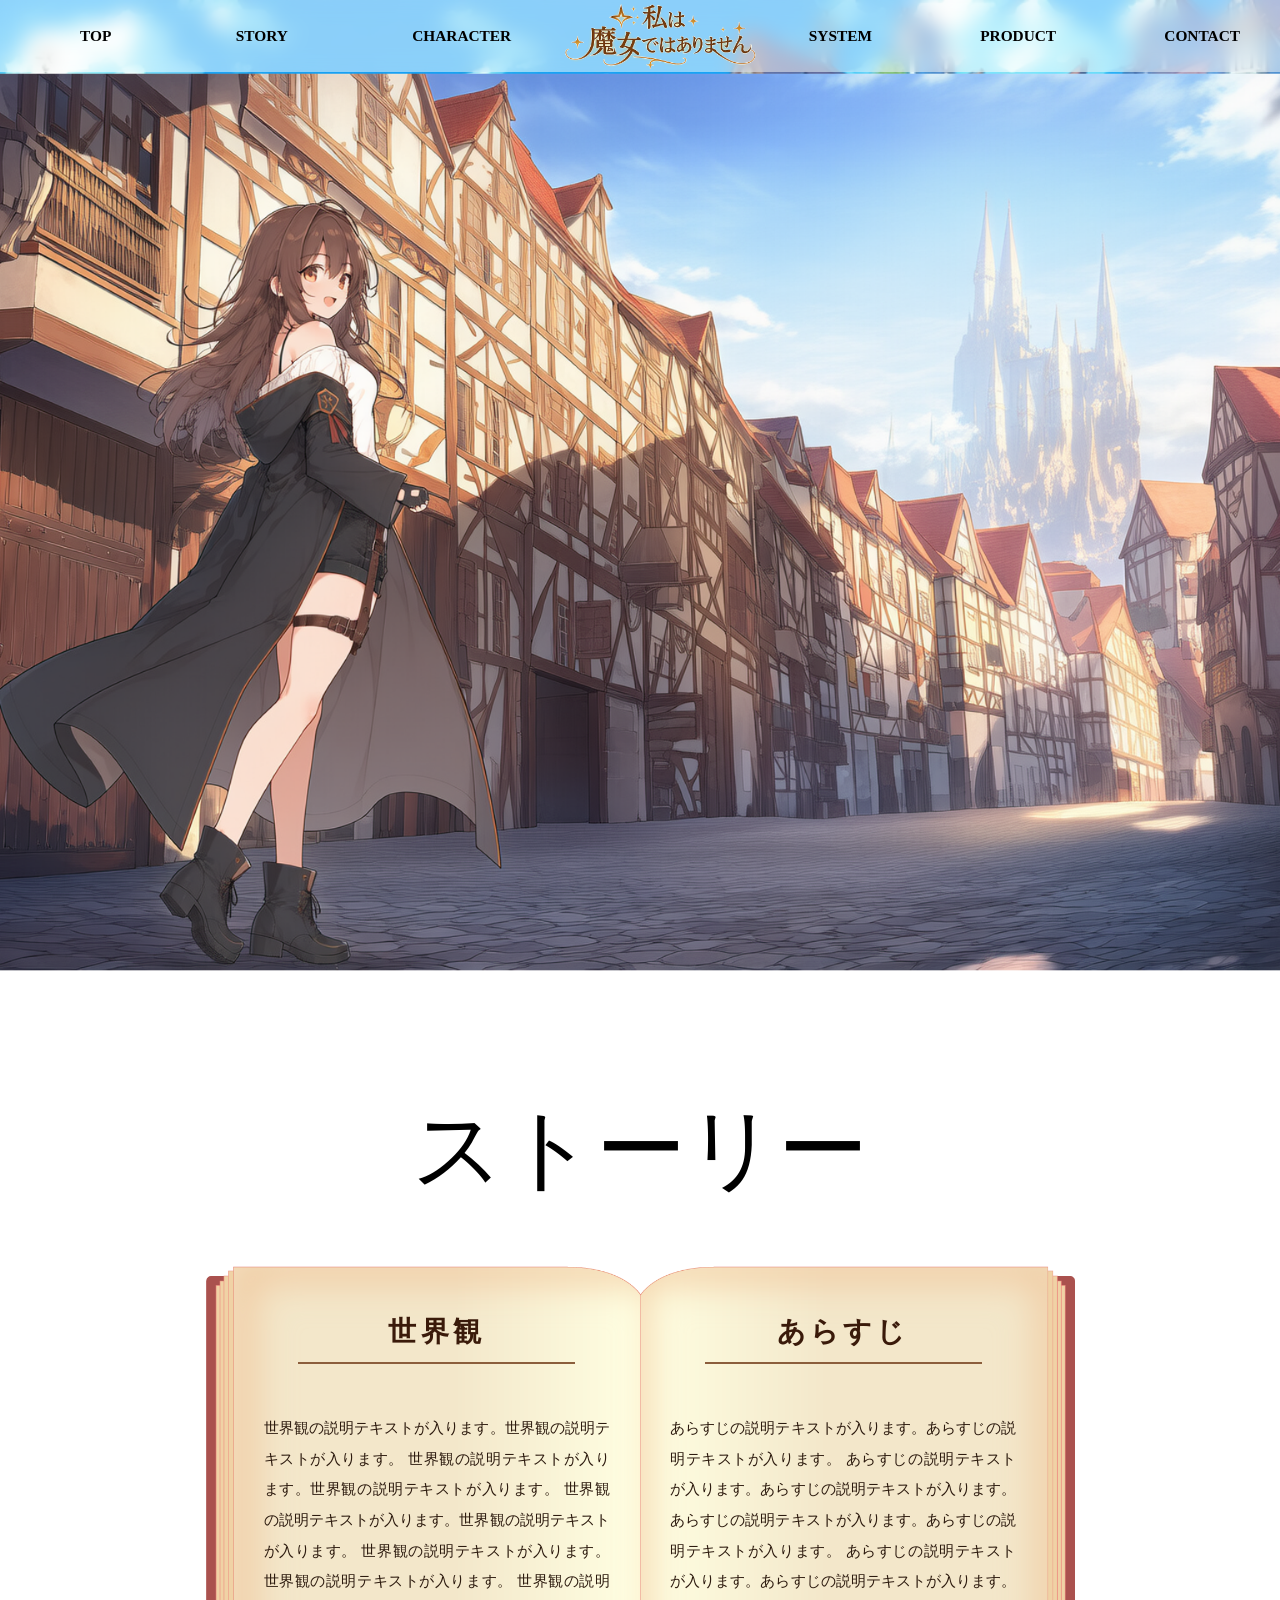
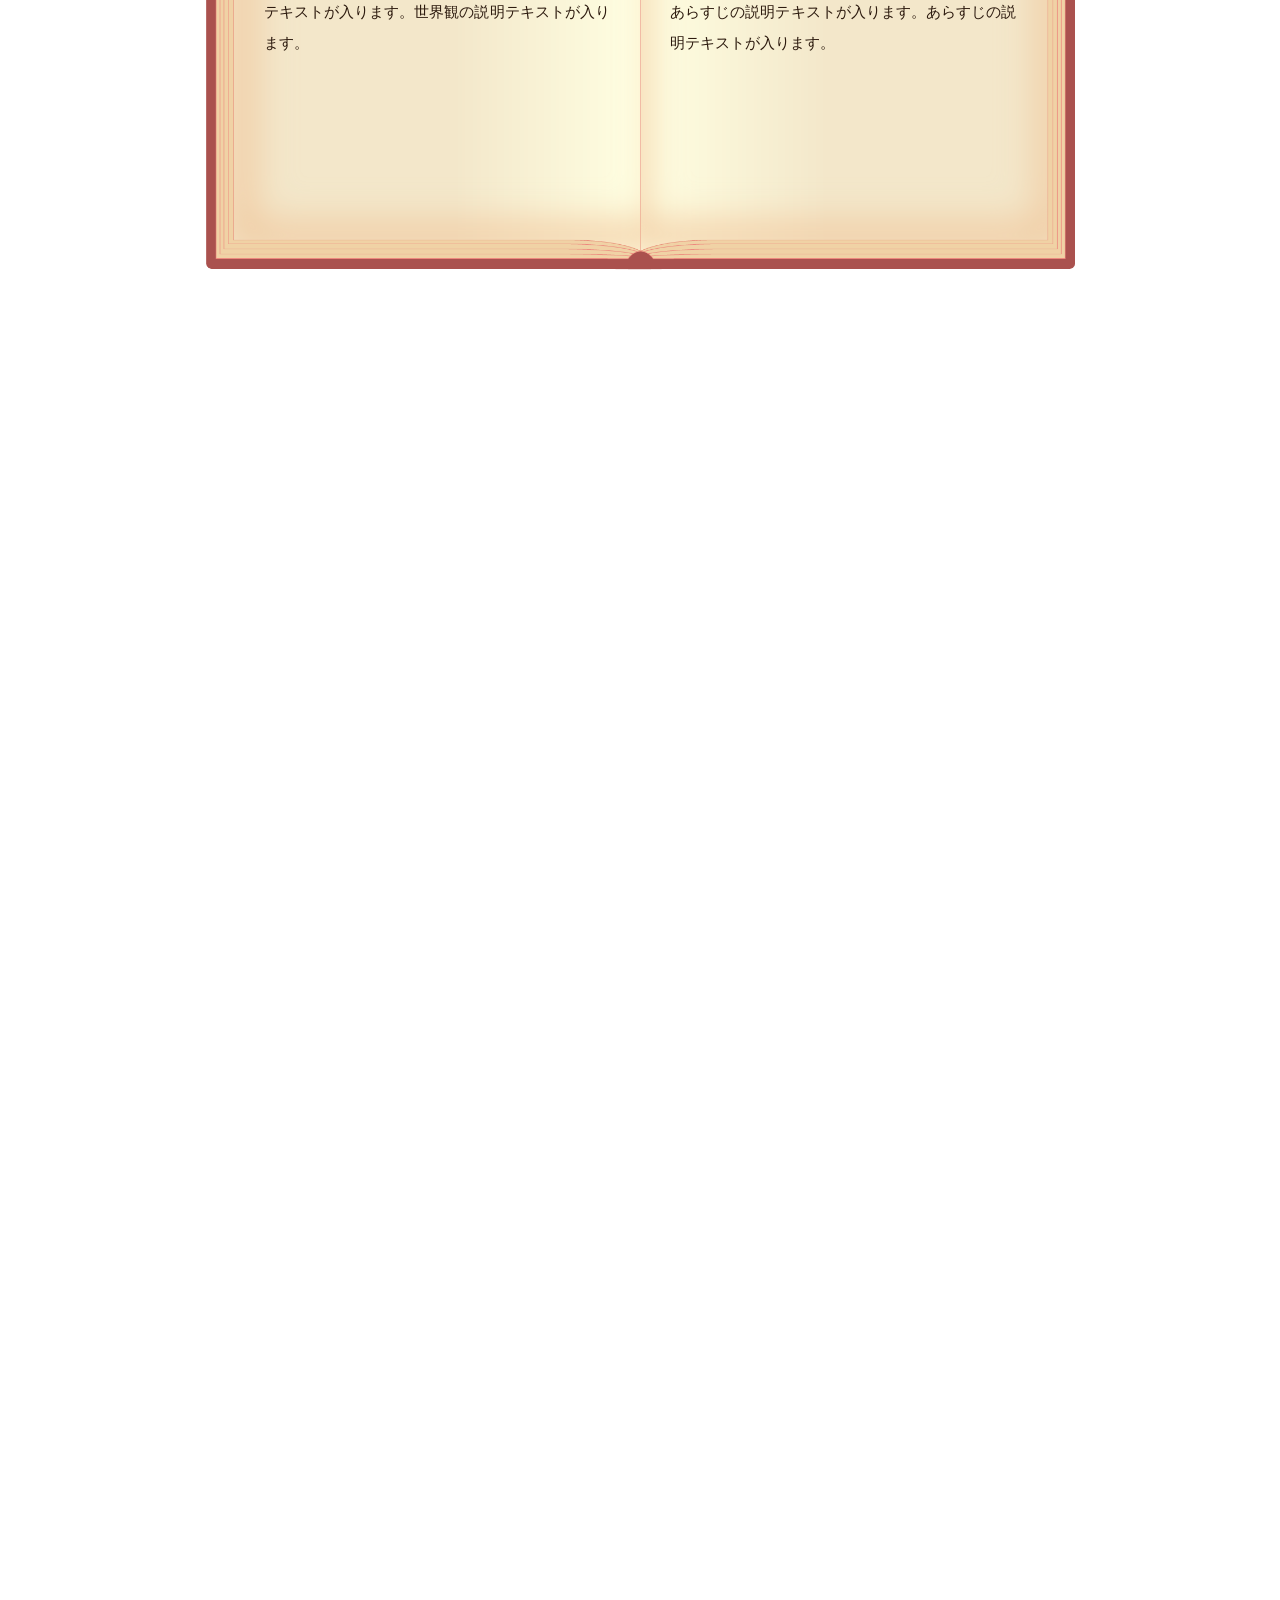
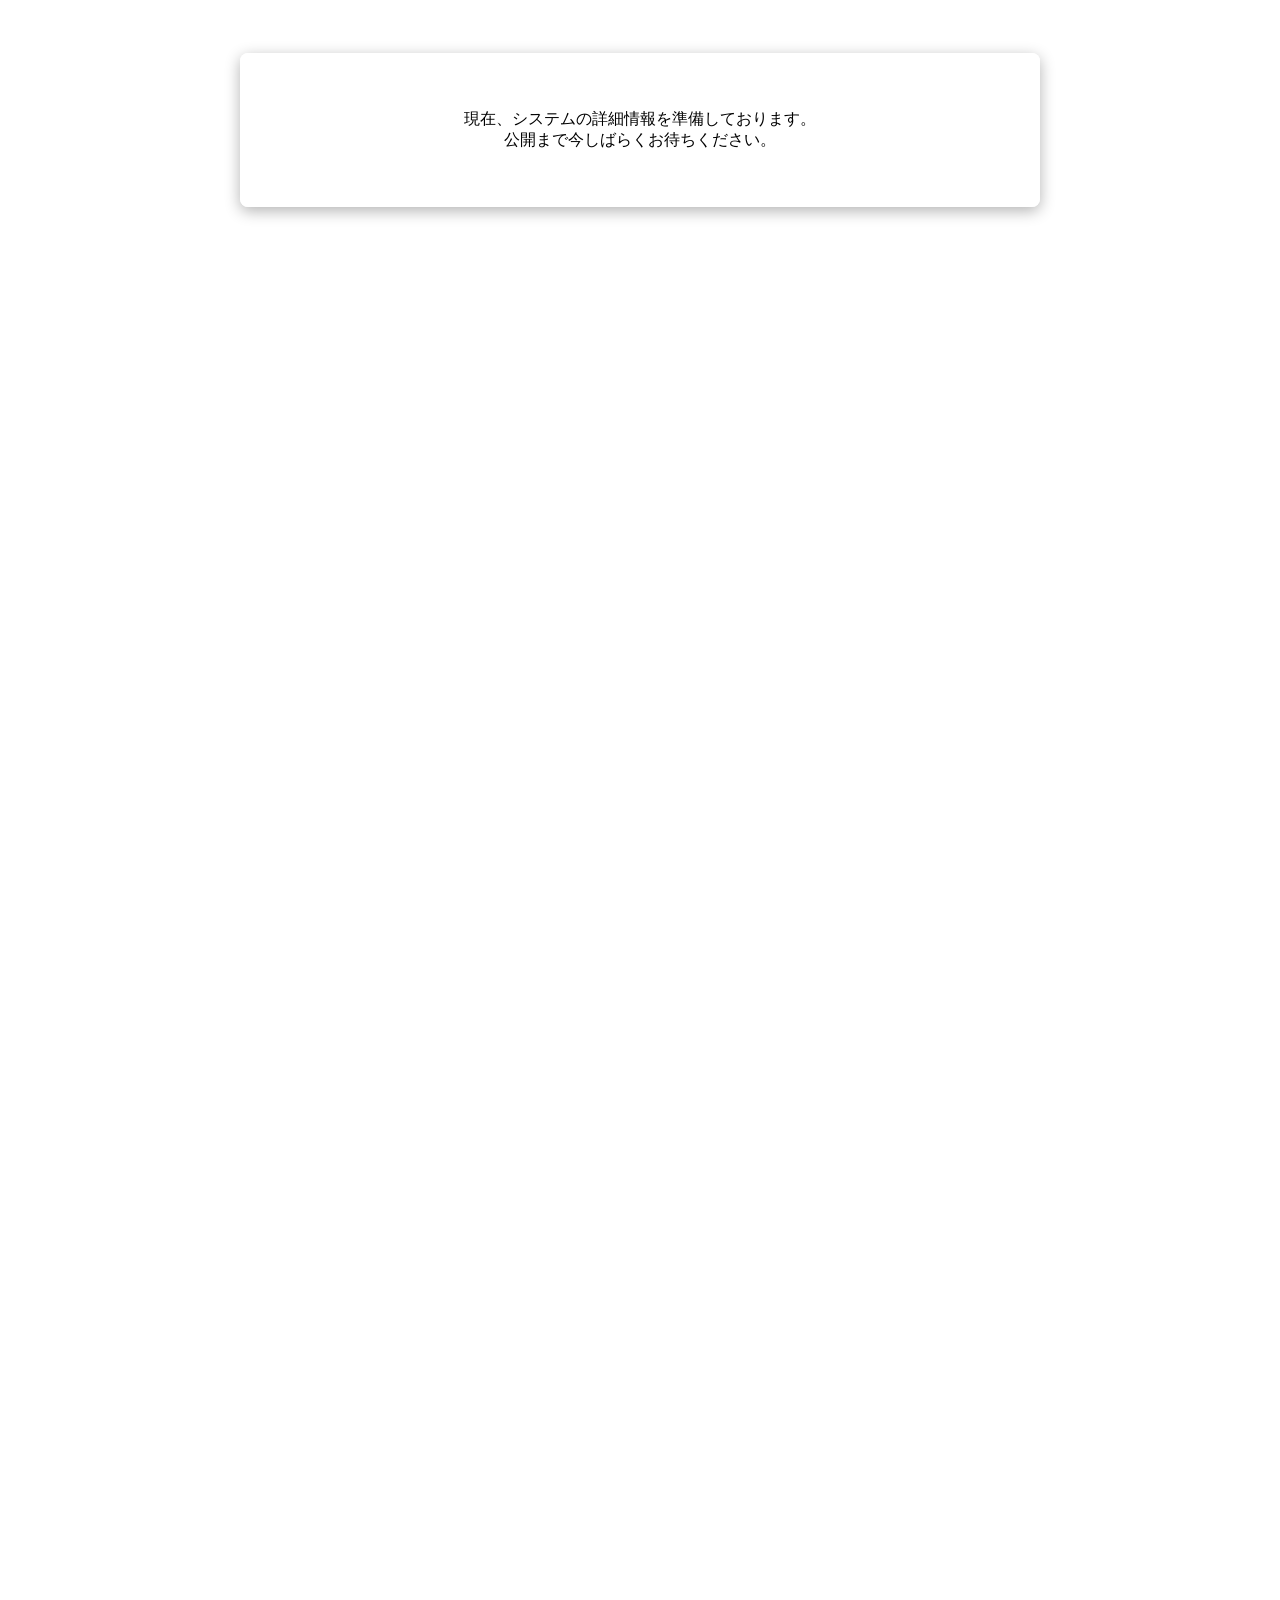
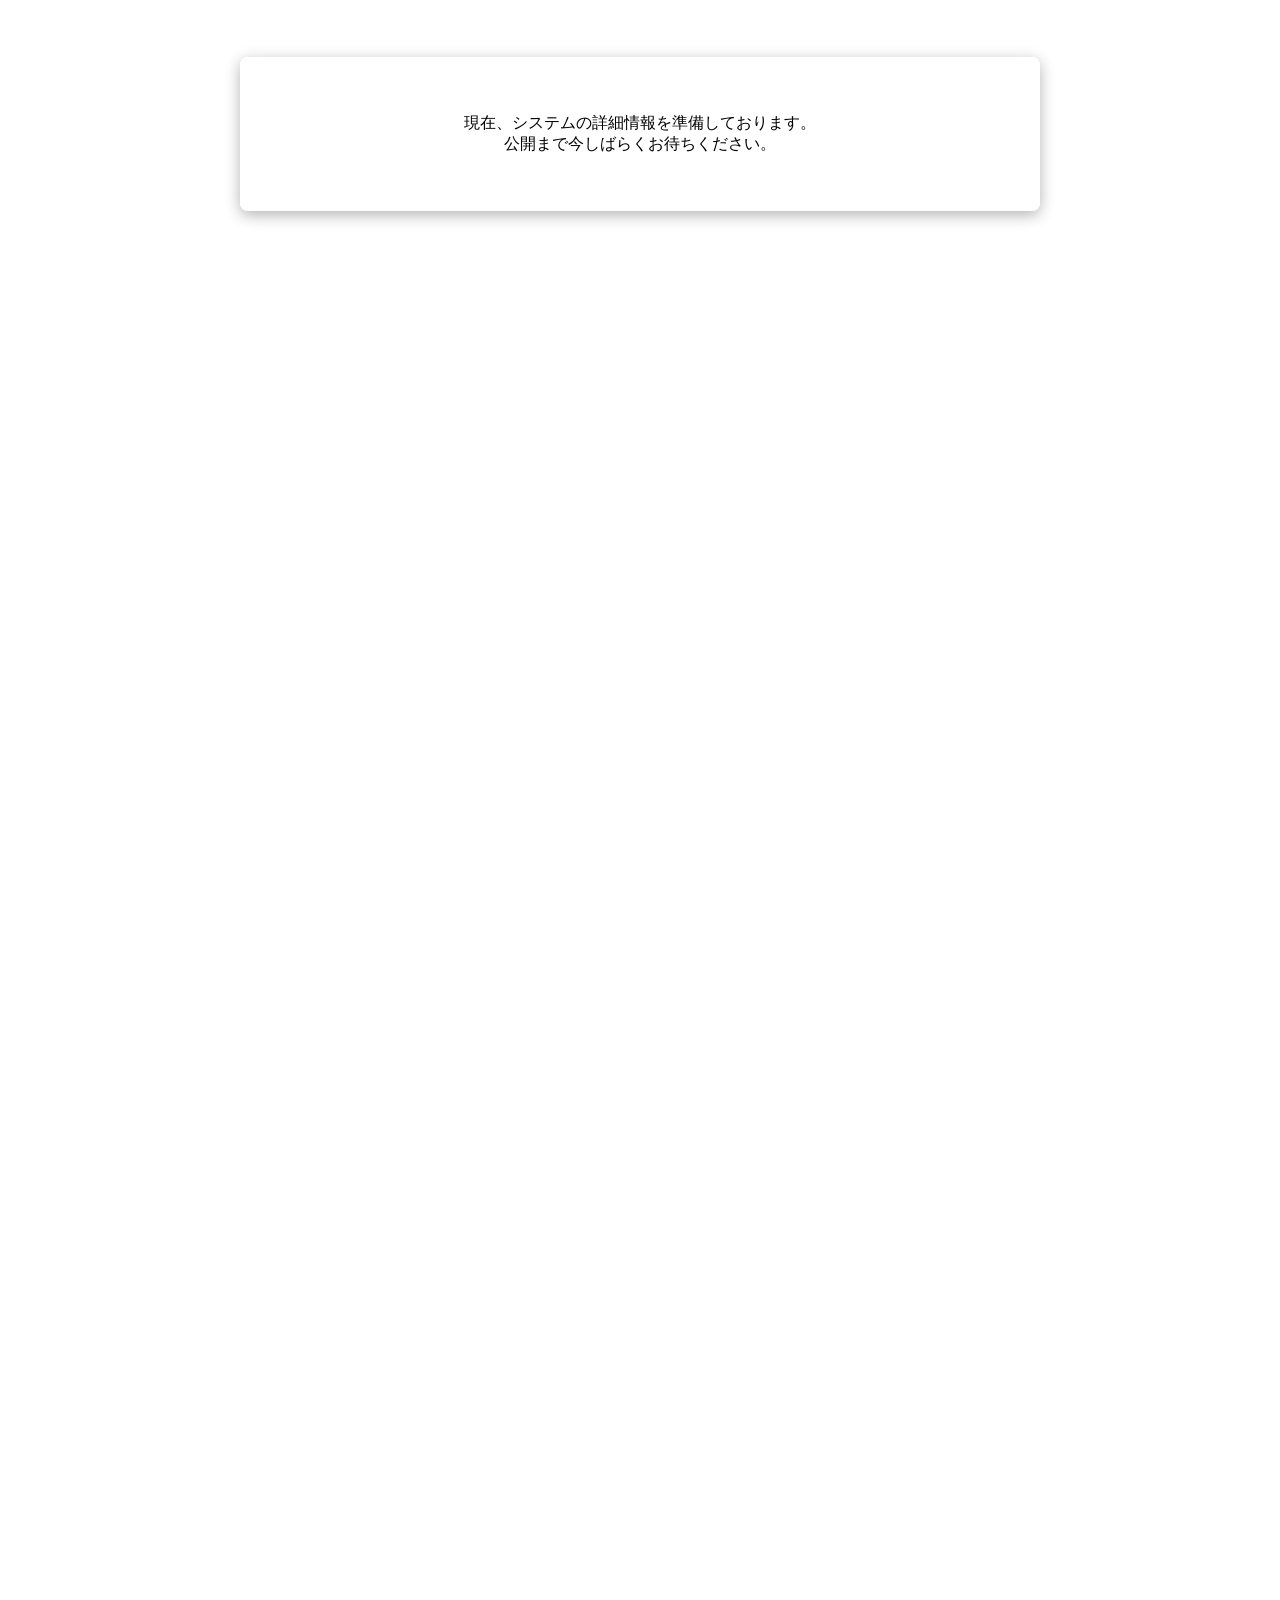
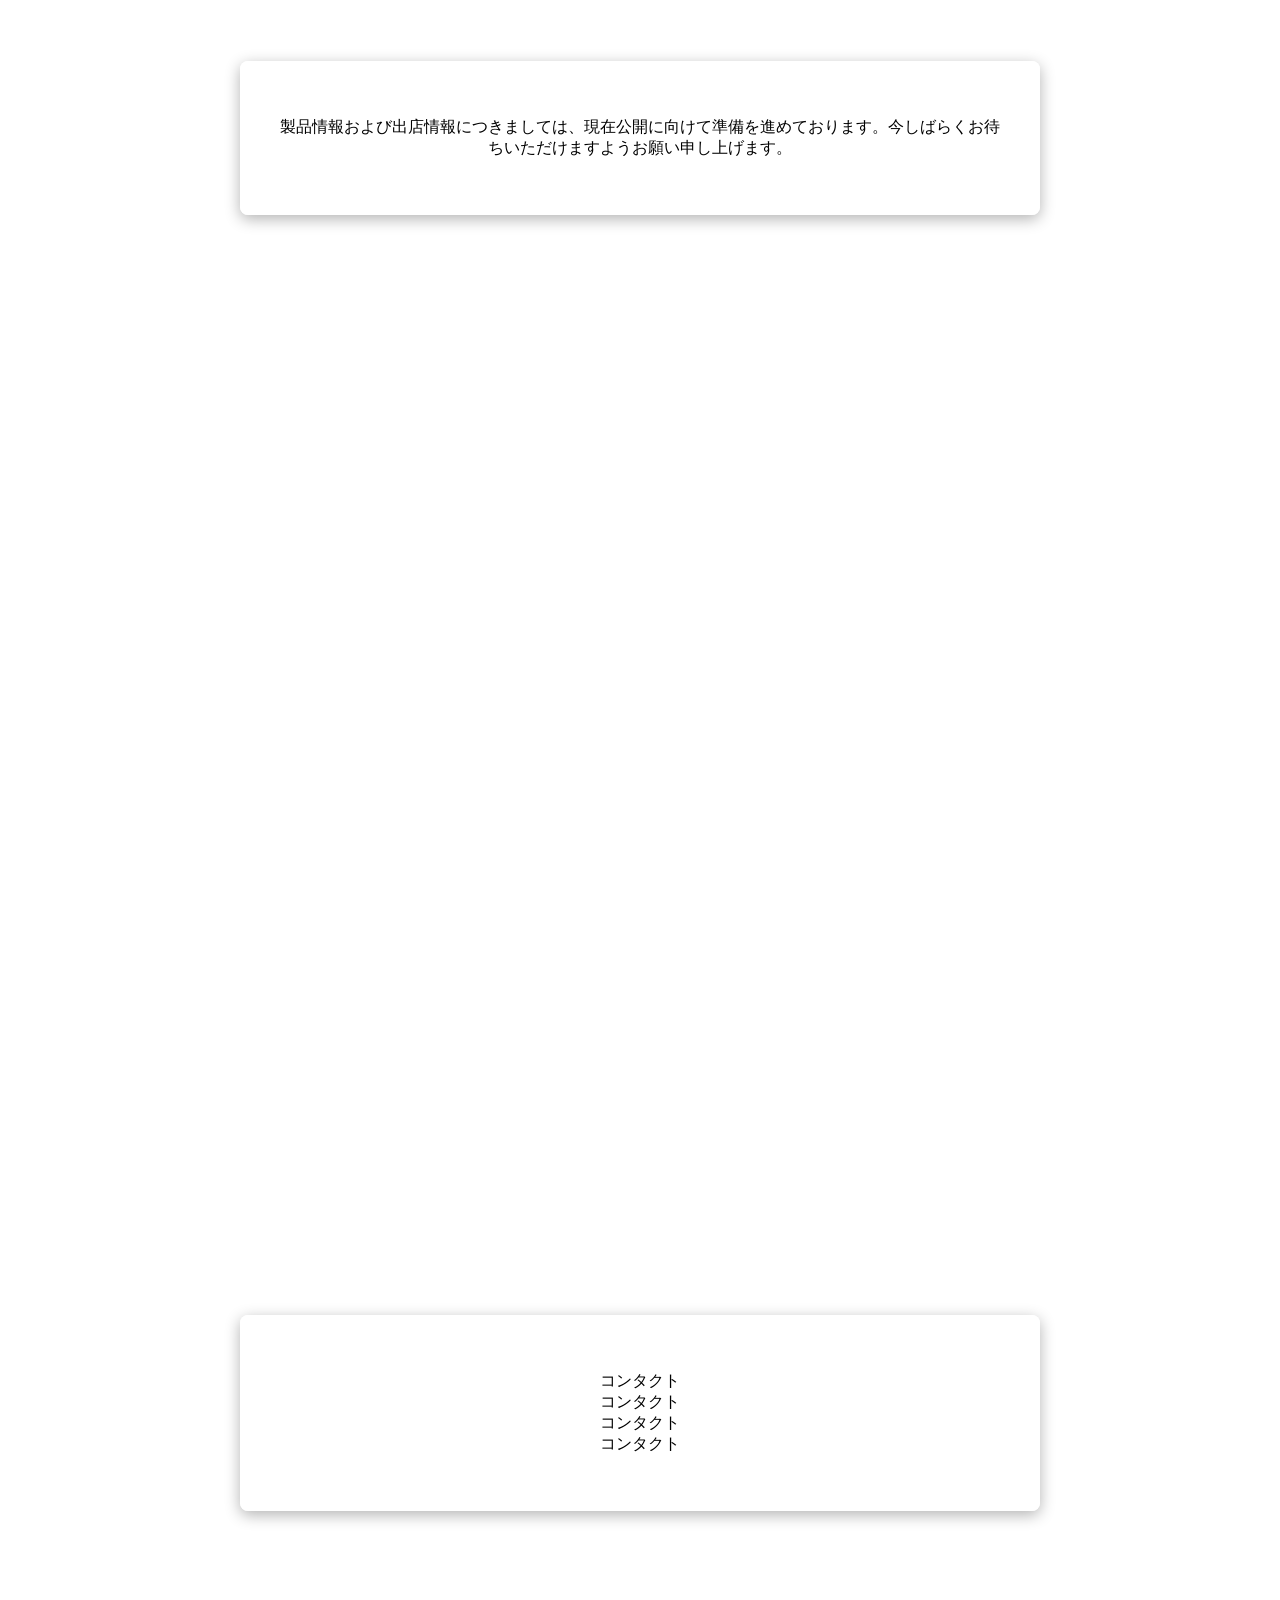
<file: index.html>
<!DOCTYPE html>
<html lang="ja">
<head>
    <meta charset="UTF-8">
    <meta name="viewport" content="width=device-width, initial-scale=1">
    <title>脳筋魔女公式サイト</title>
    <link rel="icon" href="./Resources/GameLogo.png" type="image/png">

    <link rel="stylesheet" href="./css/Top.css">
    <link rel="stylesheet" href="./css/Story.css">
    <link rel="stylesheet" href="./css/Character.css">
    <link rel="stylesheet" href="./css/System.css">
    <link rel="stylesheet" href="./css/Product.css">
    <link rel="stylesheet" href="./css/Contact.css">

    <meta name="google-site-verification" content="hTJ3534f0PG7zPQJ1CvWUgAc02Nte73GqhSHlv7eL7k" />
</head>
<body>
    <header class="global-header">
        <nav class="header-nav">
            <ul class="nav-list left">
                <li class="nav-item"><a href="#top">TOP</a></li>
                <li class="nav-item"><a href="#story">STORY</a></li>
                <li class="nav-item"><a href="#character">CHARACTER</a></li>
            </ul>

            <img class="header-title" src="./Resources/GameLogo.png">

            <ul class="nav-list right">
                <li class="nav-item"><a href="#system">SYSTEM</a></li>
                <li class="nav-item"><a href="#product">PRODUCT</a></li>
                <li class="nav-item"><a href="#contact">CONTACT</a></li>
            </ul>
        </nav>
    </header>

    <img class="background" src="./Resources/TestBackGround.png">
    
    <div id="top">
        <img class="key-visual" src="./Resources/KeyVisual.png">
    </div>

    <div id="story">
        <p class="story-head">ストーリー</p>
        <div class="story-body">
            <img class="story-background" src="./Resources/TestStoryBackGround.png">

            <div class="story-content">
                <!-- 左ページ：世界観 -->
                <div class="story-page-left">
                    <p class="story-page-title">世界観</p>
                    <p class="story-page-text">
                        世界観の説明テキストが入ります。世界観の説明テキストが入ります。
                        世界観の説明テキストが入ります。世界観の説明テキストが入ります。
                        世界観の説明テキストが入ります。世界観の説明テキストが入ります。
                        世界観の説明テキストが入ります。世界観の説明テキストが入ります。
                        世界観の説明テキストが入ります。世界観の説明テキストが入ります。
                    </p>
                </div>

                <!-- 右ページ：あらすじ -->
                <div class="story-page-right">
                    <p class="story-page-title">あらすじ</p>
                    <p class="story-page-text">
                        あらすじの説明テキストが入ります。あらすじの説明テキストが入ります。
                        あらすじの説明テキストが入ります。あらすじの説明テキストが入ります。
                        あらすじの説明テキストが入ります。あらすじの説明テキストが入ります。
                        あらすじの説明テキストが入ります。あらすじの説明テキストが入ります。
                        あらすじの説明テキストが入ります。あらすじの説明テキストが入ります。
                    </p>
                </div>
            </div>

        </div>
    </div>

<div id="character" class="character-section">
    <div class="character-box">
        <p>現在、システムの詳細情報を準備しております。<br>公開まで今しばらくお待ちください。</p>
    </div>
</div>

<div id="system" class="system-section">
    <div class="system-box">
        <p>現在、システムの詳細情報を準備しております。<br>公開まで今しばらくお待ちください。</p>
    </div>
</div>

<div id="product" class="product-section">
    <div class="product-box">
        <p>製品情報および出店情報につきましては、現在公開に向けて準備を進めております。今しばらくお待ちいただけますようお願い申し上げます。</p>
    </div>
</div>

<div id="contact" class="contact-section">
    <div class="contact-box">
        <p>コンタクト<br>コンタクト<br>コンタクト<br>コンタクト</p>
    </div>
</div>
</body>
</html>
</file>
<file: css/Top.css>
/* ウィンドウ端の余白を消す */
html, body {
    scroll-behavior: smooth;
    margin: 0;
    padding: 0;
    width: 100%;
}

* {
    box-sizing: border-box;
}

/* ヘッダーの背景設定*/
.global-header {
    position: fixed;
    top: 0;
    left: 0;
    width: 100%;
    height: 8vh;
    z-index: 1000;
    
    background-color: rgba(255, 255, 255, 0.5);
    backdrop-filter: blur(10px);

    display: flex;
    justify-content: center;
}

/*ボタンの表示領域の設定 */
.header-nav {
    display: flex;
    width: 100%;
    max-width: 1200px;
    align-items: center;
}

/* ボタンの配置の設定 */
.nav-list {
    display: flex;
    list-style: none;
    flex: 1;
}
.nav-list.left {
    justify-content: space-between;
    padding-right: 4%;
}
.nav-list.right {
    justify-content: space-between;
    padding-left: 4%;
}

.header-title {
    height: 100%;
    display: flex;
    align-items: center;
}

.header-title img {
    height: 8vh;
    width: auto;
    max-width: 100%;
    object-fit: contain;
}

/* 各ボタンの文字スタイル */
.nav-item {
    font-weight: 600;
    white-space: nowrap;
    font-size: clamp(12px, 1.2vw, 16px);
}
.nav-item a {
    text-decoration: none;
    color: #000000;
}
@media (max-width: 1200px) {
    .nav-item {
        font-size: clamp(1px, 1.33vw, 20px);
    }
}




/* キービジュアル */
.key-visual{
    position: relative;
    display: block;
    top: 8vh;
    width: 100vw;
    height: 100vh; 
    
    object-fit: cover;
    object-position: center;
}

.background{
    position: fixed;
    top: 0;
    left: 0;
    width: 100vw;
    height: 100vh;
    z-index: -1;

    display: flex;
    object-fit: cover;
    object-position: center;
}
</file>
<file: css/Story.css>
#story {
    margin-top: 100px;
    display: flex;
    flex-direction: column;
    align-items: center;
    width: 100%;
}

.story-head {
    font-size: 7vw;
    margin-bottom: 20px;
}

/* 本の見開き全体のコンテナ */
.story-body {
    position: relative;
    width: 70vw;
    display: flex;
    justify-content: center;
    align-items: center;
}

/* 背景画像（本の見開き） */
.story-background {
    display: block;
    width: 70vw;
    height: auto;
    position: relative;
    z-index: 0;
}

/* 本の上に重なるテキストエリア全体 */
.story-content {
    position: absolute;
    top: 0;
    left: 0;
    width: 100%;
    height: 100%;
    z-index: 2;
    display: flex;
    justify-content: center;
    align-items: stretch;
    padding: 6% 8%;
    box-sizing: border-box;
}

/* 左ページ：世界観 */
.story-page-left {
    flex: 1;
    display: flex;
    flex-direction: column;
    align-items: center;
    padding-right: 4%;
    box-sizing: border-box;
    overflow: hidden;
}

/* 右ページ：あらすじ */
.story-page-right {
    flex: 1;
    display: flex;
    flex-direction: column;
    align-items: center;
    padding-left: 4%;
    box-sizing: border-box;
    overflow: hidden;
}

/* ページ見出し共通 */
.story-page-title {
    font-size: 2.2vw;
    font-weight: bold;
    color: #3a1a0a;
    letter-spacing: 0.15em;
    margin-bottom: 1.2em;
    text-align: center;
    border-bottom: 2px solid #8b5e3c;
    width: 80%;
    padding-bottom: 0.4em;
}

/* ページ本文共通 */
.story-page-text {
    font-size: 1.2vw;
    color: #2c1a0e;
    line-height: 2;
    text-align: justify;
    width: 100%;
    box-sizing: border-box;
}
</file>
<file: css/Character.css>
.character-section {
    margin-top: 1000px;
    padding-top: calc(50vh - 100px);
    padding-bottom: 100px;
    display: flex;
    justify-content: center;
    position: relative;
    z-index: 100;
}

.character-box {
    background-color: rgba(255, 255, 255, 0.9);
    color: #000000;
    width: 80%;
    max-width: 800px;
    padding: 40px;
    border-radius: 8px;
    box-shadow: 0 4px 15px rgba(0, 0, 0, 0.3);
    text-align: center;
}
</file>
<file: css/System.css>
.system-section {
    margin-top: 1000px;
    padding-top: calc(50vh - 100px);
    padding-bottom: 100px;
    display: flex;
    justify-content: center;
    position: relative;
    z-index: 100;
}

.system-box {
    background-color: rgba(255, 255, 255, 0.9);
    color: #000000;
    width: 80%;
    max-width: 800px;
    padding: 40px;
    border-radius: 8px;
    box-shadow: 0 4px 15px rgba(0, 0, 0, 0.3);
    text-align: center;
}
</file>
<file: css/Product.css>
.product-section {
    margin-top: 1000px;
    padding-top: calc(50vh - 100px);
    padding-bottom: 100px;
    display: flex;
    justify-content: center;
    position: relative;
    z-index: 100;
}

.product-box {
    background-color: rgba(255, 255, 255, 0.9);
    color: #000000;
    width: 80%;
    max-width: 800px;
    padding: 40px;
    border-radius: 8px;
    box-shadow: 0 4px 15px rgba(0, 0, 0, 0.3);
    text-align: center;
}
</file>
<file: css/Contact.css>
.contact-section {
    margin-top: 1000px;
    padding-bottom: 100px;
    display: flex;
    justify-content: center;
    position: relative;
    z-index: 100;
}

.contact-box {
    background-color: rgba(255, 255, 255, 0.9);
    color: #000000;
    
    width: 80%;
    max-width: 800px;
    
    padding: 40px;
    border-radius: 8px;
    box-shadow: 0 4px 15px rgba(0, 0, 0, 0.3);
    text-align: center;
}
</file>
